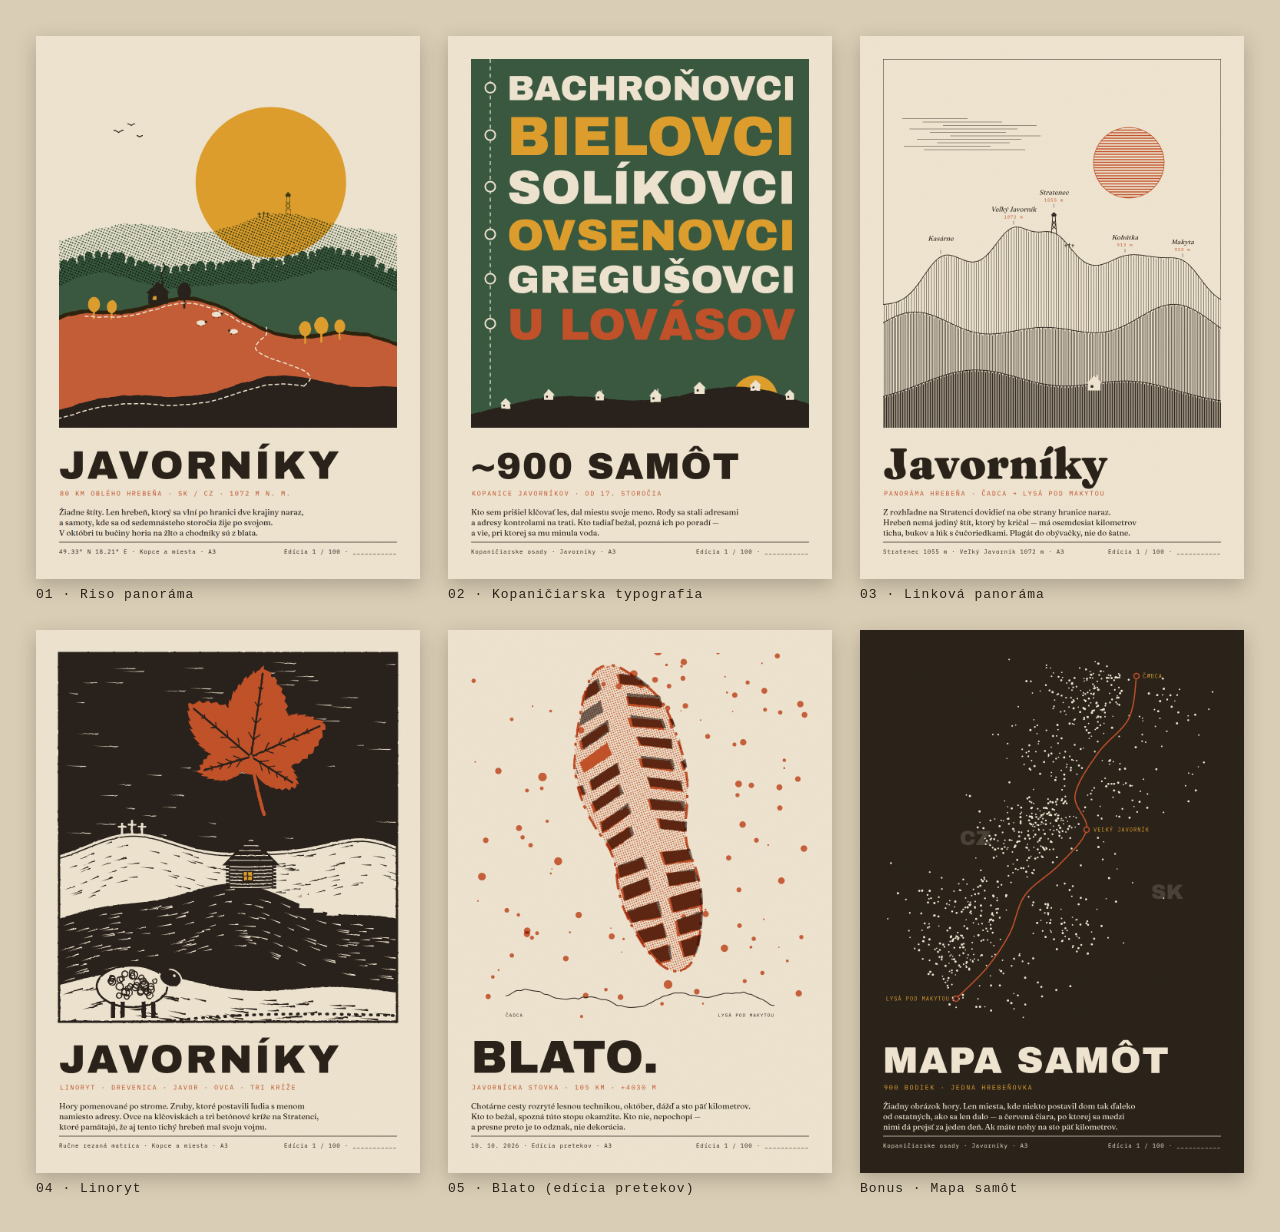
<file: plagaty/javorniky/src/prehlad.html>
<!doctype html><meta charset="utf-8"><style>body{margin:0;background:#d9cdb5;display:grid;grid-template-columns:repeat(3,1fr);gap:28px;padding:36px;font:13px 'IBM Plex Mono',monospace;color:#2B231A}figure{margin:0}img{width:100%;display:block;box-shadow:0 6px 18px rgba(43,35,26,.25)}figcaption{margin-top:8px;letter-spacing:1px}</style>
<figure><img src="../png/01-riso-panorama.png"><figcaption>01 · Riso panoráma</figcaption></figure>
<figure><img src="../png/02-kopaniciarska-typografia.png"><figcaption>02 · Kopaničiarska typografia</figcaption></figure>
<figure><img src="../png/03-linkova-panorama.png"><figcaption>03 · Linková panoráma</figcaption></figure>
<figure><img src="../png/04-linoryt.png"><figcaption>04 · Linoryt</figcaption></figure>
<figure><img src="../png/05-blato.png"><figcaption>05 · Blato (edícia pretekov)</figcaption></figure>
<figure><img src="../png/06-bonus-mapa-samot.png"><figcaption>Bonus · Mapa samôt</figcaption></figure>
</file>
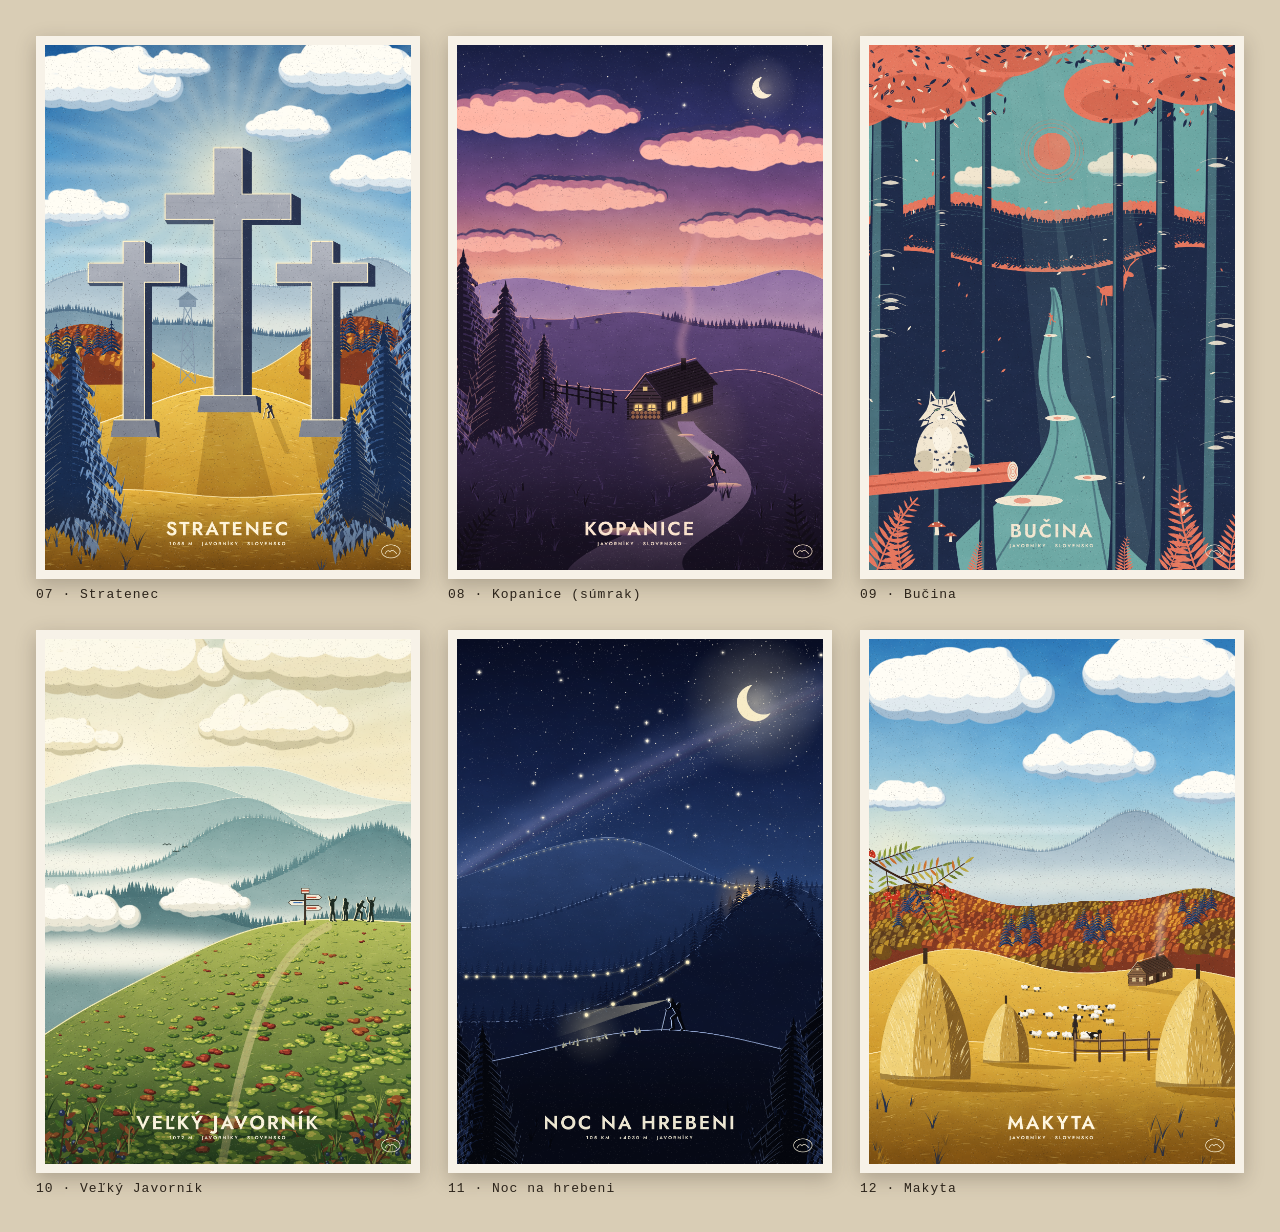
<file: plagaty/javorniky/src/prehlad2.html>
<!doctype html><meta charset="utf-8"><style>body{margin:0;background:#d9cdb5;display:grid;grid-template-columns:repeat(3,1fr);gap:28px;padding:36px;font:13px 'IBM Plex Mono',monospace;color:#2B231A}figure{margin:0}img{width:100%;display:block;box-shadow:0 6px 18px rgba(43,35,26,.25)}figcaption{margin-top:8px;letter-spacing:1px}</style>
<figure><img src="../png/07-stratenec.png"><figcaption>07 · Stratenec</figcaption></figure>
<figure><img src="../png/08-kopanice.png"><figcaption>08 · Kopanice (súmrak)</figcaption></figure>
<figure><img src="../png/09-bucina.png"><figcaption>09 · Bučina</figcaption></figure>
<figure><img src="../png/10-velky-javornik.png"><figcaption>10 · Veľký Javorník</figcaption></figure>
<figure><img src="../png/11-noc-na-hrebeni.png"><figcaption>11 · Noc na hrebeni</figcaption></figure>
<figure><img src="../png/12-makyta.png"><figcaption>12 · Makyta</figcaption></figure>
</file>
